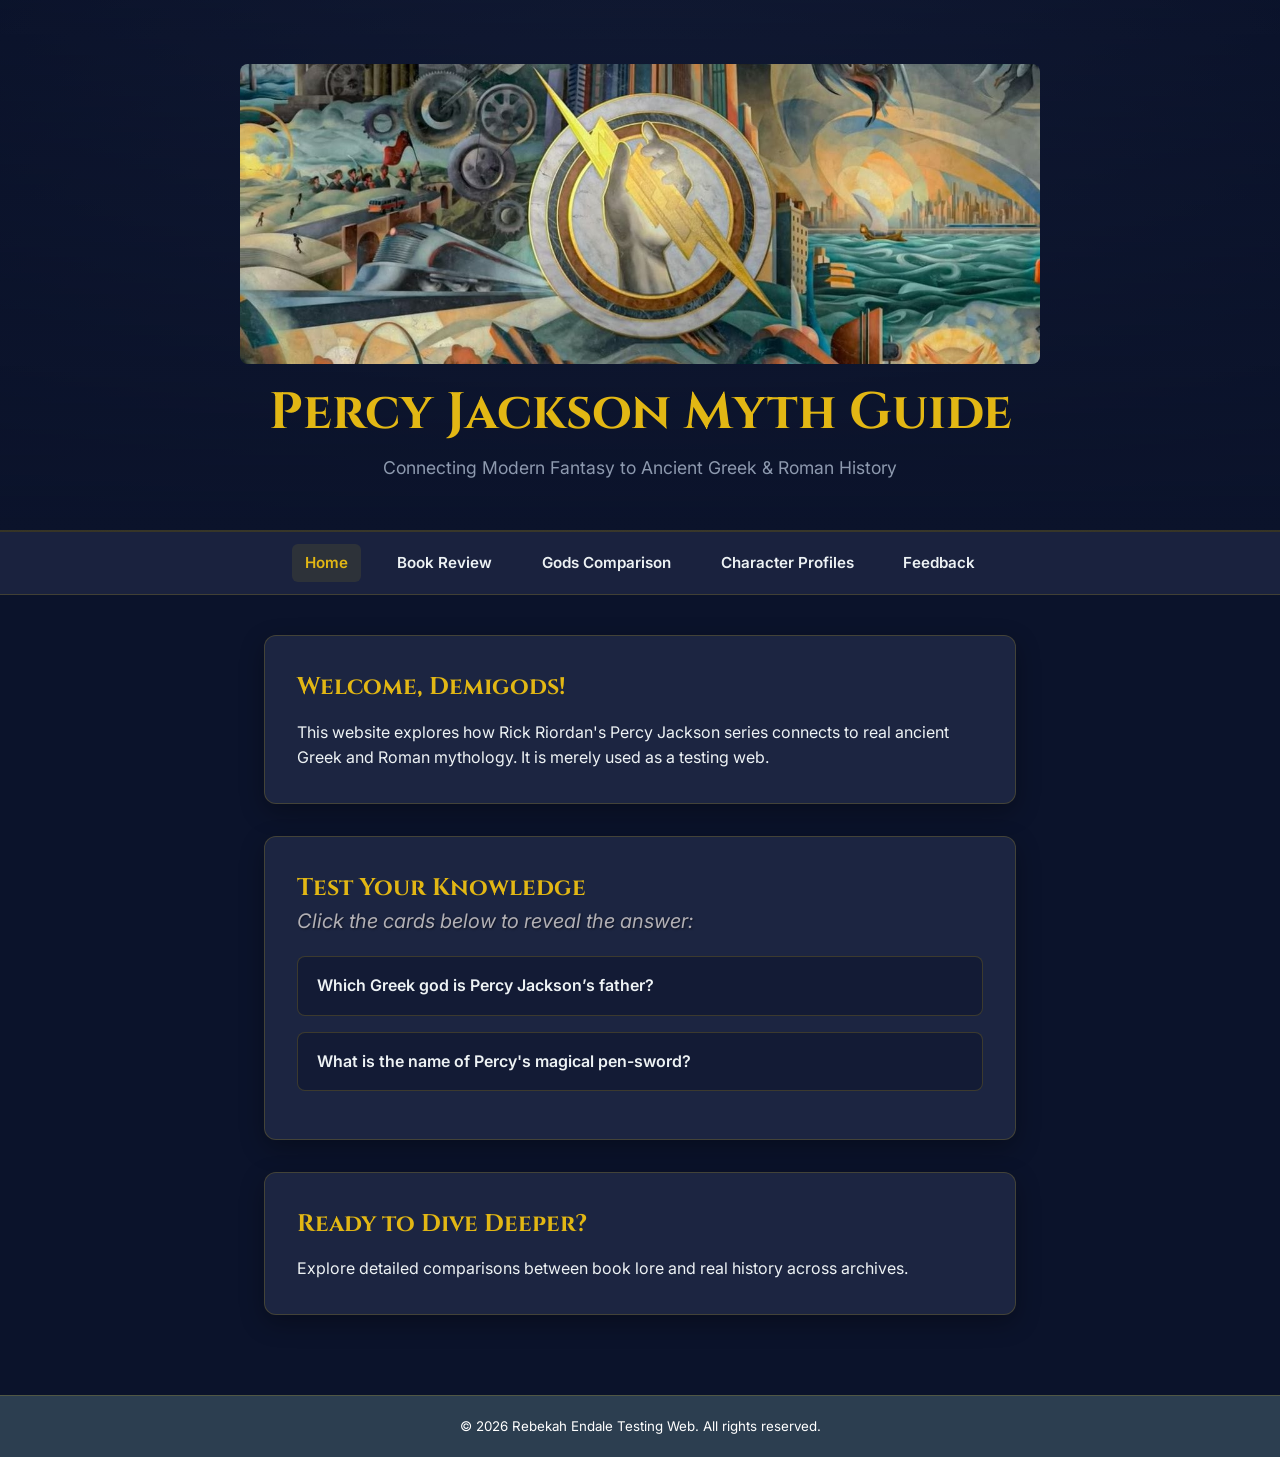
<file: index.html>
<!DOCTYPE html>
<html lang="en">

<head>
    <meta charset="UTF-8">
    <meta name="viewport" content="width=device-width, initial-scale=1.0">
    <meta name="description" content="Explore how Rick Riordan's Percy Jackson series connects to real ancient Greek and Roman mythology.">
<meta name="keywords" content="Percy Jackson, Greek mythology, Camp Half-Blood, demigods, Rick Riordan, Roman mythology">
    <title>Percy Jackson Myth Guide</title>
    <link rel="preconnect" href="https://fonts.googleapis.com">
    <link rel="preconnect" href="https://fonts.gstatic.com" crossorigin>
    <link
        href="https://fonts.googleapis.com/css2?family=Cinzel:wght@600;700;900&family=Inter:wght@300;400;600&display=swap"
        rel="stylesheet">
    <link rel="stylesheet" href="style.css">
</head>

<body>

    <header class="hero-header">
        <div class="hero-content">

            <img src="Percy.jpg" alt="Percy Jackson" height="300" width="1000" class="hero-image">
            <h1>Percy Jackson Myth Guide</h1>
            <p>Connecting Modern Fantasy to Ancient Greek & Roman History</p>
        </div>
    </header>

    <nav class="nav">
        <div class="nav-container">
            <a href="./index.html" class="active">Home</a>
            <a href="./review.html">Book Review</a>
            <a href="./gods.html">Gods Comparison</a>
            <a href="./profile.html">Character Profiles</a>
            <a href="./cabin.html">Feedback</a>
        </div>
    </nav>

    <main class="container">
        <section class="card intro-card">
            <h2>Welcome, Demigods!</h2>
            <p>This website explores how Rick Riordan's Percy Jackson series connects to real ancient Greek and Roman
                mythology. It is merely used as a testing web.</p>
        </section>

        <section class="card quiz-section">
            <h2>Test Your Knowledge</h2>
            <p class="subtitle">Click the cards below to reveal the answer:</p>

            <details class="quiz-item">
                <summary>Which Greek god is Percy Jackson’s father?</summary>
                <div class="quiz-answer">
                    <p><strong>Poseidon</strong> — God of the Sea, storms, earthquakes, and horses.</p>
                </div>
            </details>

            <details class="quiz-item">
                <summary>What is the name of Percy's magical pen-sword?</summary>
                <div class="quiz-answer">
                    <p><strong>Anaklusmos (Riptide)</strong> — A celestial bronze sword that always returns to Percy's
                        pocket as a ballpoint pen.</p>
                </div>
            </details>
        </section>

        <section class="card cta-card">
            <h2>Ready to Dive Deeper?</h2>
            <p>Explore detailed comparisons between book lore and real history across archives.</p>
        </section>
    </main>

    <footer>
        <p>&copy; 2026 Rebekah Endale Testing Web. All rights reserved.</p>
    </footer>

</body>

</html>
</file>
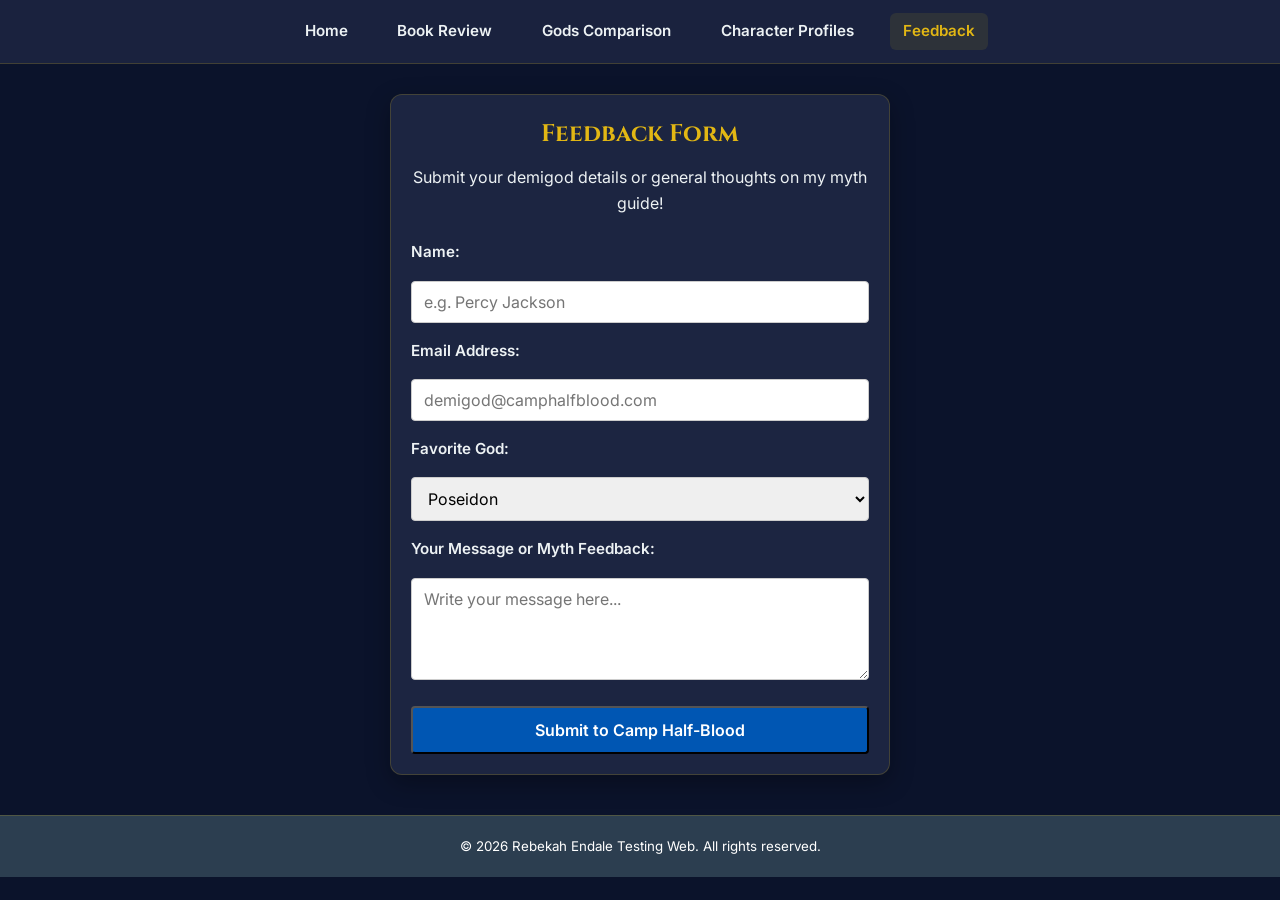
<file: cabin.html>
<!DOCTYPE html>
<html lang="en">

<head>
    <meta charset="UTF-8">
    <meta name="viewport" content="width=device-width, initial-scale=1.0">
    <meta name="description" content="Leave your feedback on the Percy Jackson Myth Guide.">
<meta name="keywords" content=" Percy Jackson feedback">
    <title>Claim Your Cabin - Percy Jackson Myth Guide</title>

    <link rel="preconnect" href="https://fonts.googleapis.com">
    <link rel="preconnect" href="https://fonts.gstatic.com" crossorigin>
    <link rel="stylesheet"
        href="https://fonts.googleapis.com/css2?family=Cinzel:wght@600;700;900&family=Inter&display=swap">
    <link rel="stylesheet" href="style.css">


</head>

<body>

    <nav class="nav">
        <div class="nav-container">
            <a href="./index.html">Home</a>
            <a href="./review.html">Book Review</a>
            <a href="./gods.html">Gods Comparison</a>
            <a href="./profile.html">Character Profiles</a>
            <a href="./cabin.html" class="active">Feedback</a>
        </div>
    </nav>
    <main>
        <section class="form-container">
            <h2>Feedback Form</h2>
            <p>Submit your demigod details or general thoughts on my myth guide!</p>
            <form action="">
                <label for="name">Name:</label>
                <input type="text" id="name" name="name" placeholder="e.g. Percy Jackson" required>
                <label for="email">Email Address:</label>
                <input type="email" id="email" name="email" placeholder="demigod@camphalfblood.com" required>

                <label for="godly-parent">Favorite God:</label>
                <select id="godly-parent" name="godly_parent">
                    <option value="poseidon">Poseidon</option>
                    <option value="athena">Athena</option>
                    <option value="zeus">Zeus</option>
                    <option value="hades">Hades</option>
                    <option value="other">Other / Undetermined</option>
                </select>

                <label for="message">Your Message or Myth Feedback:</label>
                <textarea id="message" name="message" rows="4" placeholder="Write your message here..."
                    required></textarea>

                <button type="submit" class="submit-btn">Submit to Camp Half-Blood</button>
            </form>
        </section>
    </main>

    <footer>
        <p>© 2026 Rebekah Endale Testing Web. All rights reserved.</p>
    </footer>

</body>

</html>
</file>
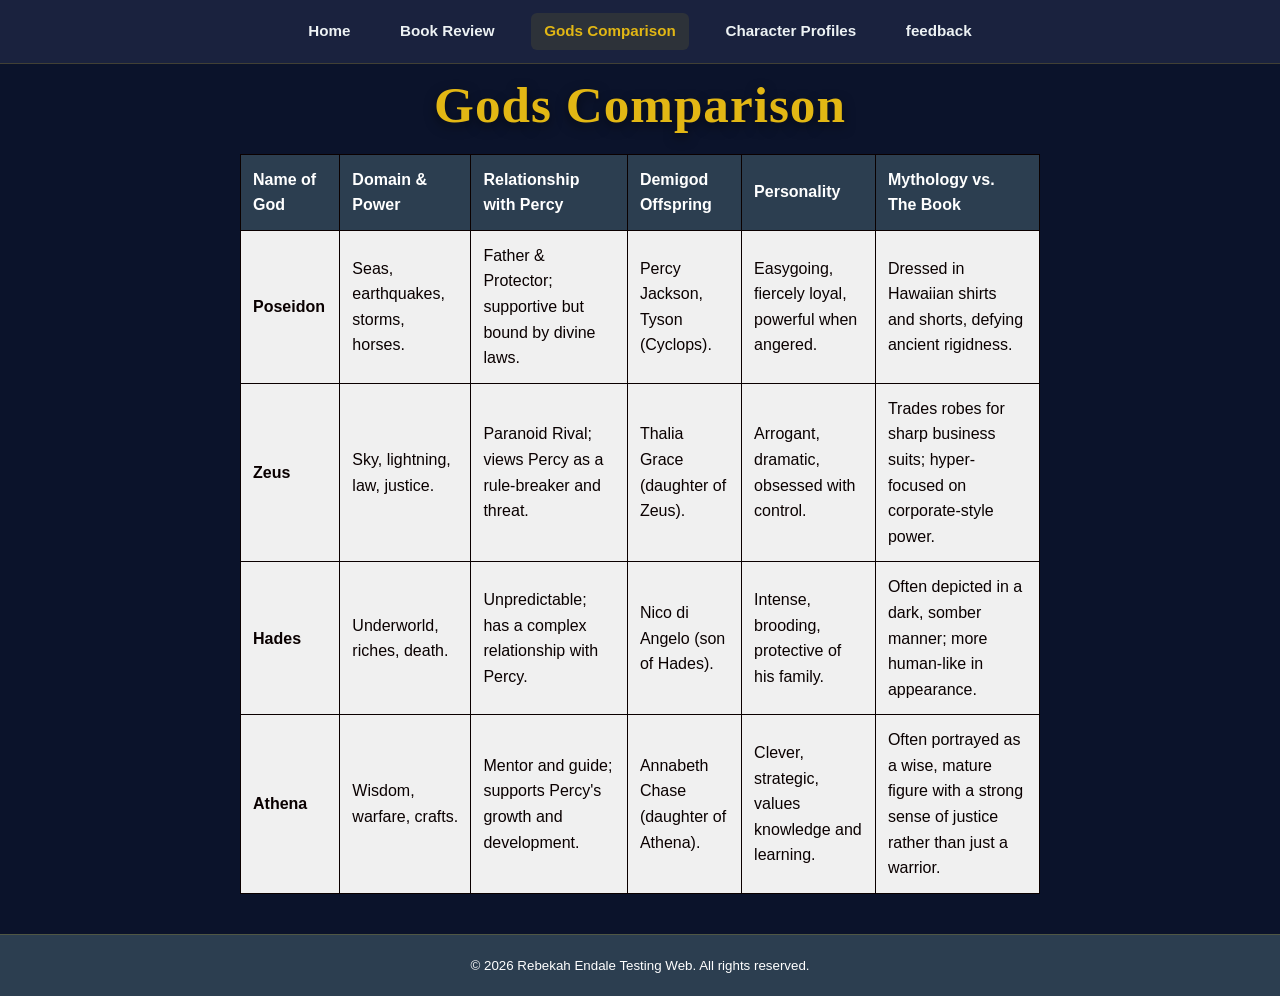
<file: gods.html>
<!DOCTYPE html>
<html lang="en">

<head>
    <meta charset="UTF-8">
    <meta name="viewport" content="width=device-width, initial-scale=1.0">
    <meta name="description" content="Compare Greek Gods side-by-side to discover the real ancient history behind Percy Jackson lore.">
<meta name="keywords" content="Greek gods , Poseidon, Zeus, Athena, Hades, ancient mythology comparison">
    <title>Gods Comparison - Percy Jackson Myth Guide</title>
    <link rel="stylesheet" href="./style.css">
</head>

<body>

    <nav class="nav">
        <div class="nav-container">
            <a href="./index.html">Home</a>
            <a href="./review.html">Book Review</a>
            <a href="./gods.html" class="active">Gods Comparison</a>
            <a href="./profile.html">Character Profiles</a>
            <a href="./cabin.html">feedback</a>
        </div>
    </nav>

    <header class="page-header">
        <h1 class="center-text">Gods Comparison</h1>
    </header>

    <main>
        <div class="table-container">
            <table class="gods-table">
                <thead>
                    <tr>
                        <th>Name of God</th>
                        <th>Domain & Power</th>
                        <th>Relationship with Percy</th>
                        <th>Demigod Offspring</th>
                        <th>Personality</th>
                        <th>Mythology vs. The Book</th>
                    </tr>
                </thead>
                <tbody>
                    <tr>
                        <td><strong>Poseidon</strong></td>
                        <td>Seas, earthquakes, storms, horses.</td>
                        <td>Father & Protector; supportive but bound by divine laws.</td>
                        <td>Percy Jackson, Tyson (Cyclops).</td>
                        <td>Easygoing, fiercely loyal, powerful when angered.</td>
                        <td>Dressed in Hawaiian shirts and shorts, defying ancient rigidness.</td>
                    </tr>
                    <tr>
                        <td><strong>Zeus</strong></td>
                        <td>Sky, lightning, law, justice.</td>
                        <td>Paranoid Rival; views Percy as a rule-breaker and threat.</td>
                        <td>Thalia Grace (daughter of Zeus).</td>
                        <td>Arrogant, dramatic, obsessed with control.</td>
                        <td>Trades robes for sharp business suits; hyper-focused on corporate-style power.</td>
                    </tr>
                    <tr>
                        <td><strong>Hades</strong></td>
                        <td>Underworld, riches, death.</td>
                        <td>Unpredictable; has a complex relationship with Percy.</td>
                        <td>Nico di Angelo (son of Hades).</td>
                        <td>Intense, brooding, protective of his family.</td>
                        <td>Often depicted in a dark, somber manner; more human-like in appearance.</td>
                    </tr>
                    <tr>
                        <td><strong>Athena</strong></td>
                        <td>Wisdom, warfare, crafts.</td>
                        <td>Mentor and guide; supports Percy's growth and development.</td>
                        <td>Annabeth Chase (daughter of Athena).</td>
                        <td>Clever, strategic, values knowledge and learning.</td>
                        <td>Often portrayed as a wise, mature figure with a strong sense of justice rather than just a
                            warrior.</td>
                    </tr>
                </tbody>
            </table>
        </div>
    </main>
    <footer>
        <p>&copy; 2026 Rebekah Endale Testing Web. All rights reserved.</p>
    </footer>


</body>

</html>
</file>
<file: style.css>
:root {
           --bg-main: #0b132b;
           --bg-card: #1c2541;
           --text-primary: #edf2f4;
           --text-secondary: #8d99ae;
           --accent-gold: #e2b714;
           --accent-gold-hover: #fcd34d;
           --accent-blue: #3a86ff;
           --border-color: rgba(226, 183, 20, 0.2);
           --font-heading: 'Cinzel', serif;
           --font-body: 'Inter', sans-serif;
           --radius: 12px;
       }

       * {
           box-sizing: border-box;
           margin: 0;
           padding: 0;
       }

       body {
           background-color: var(--bg-main);
           color: var(--text-primary);
           font-family: var(--font-body);
           line-height: 1.6;
           min-height: 100vh;
           display: flex;
           flex-direction: column;
       }

       .hero-header {
           background: linear-gradient(180deg, rgba(11, 19, 43, 0.6) 0%, var(--bg-main) 100%),
               radial-gradient(circle at center, #1c2541 0%, #0b132b 100%);
           padding: 4rem 1.5rem 3rem;
           text-align: center;
           border-bottom: 2px solid var(--border-color);
       }

       .hero-content {
           max-width: 800px;
           margin: 0 auto;
       }

       .hero-header h1 {
           font-family: var(--font-heading);
           font-size: clamp(2rem, 5vw, 3.2rem);
           color: var(--accent-gold);
       }

       .badge {
           display: inline-block;
           background: rgba(226, 183, 20, 0.15);
           color: var(--accent-gold);
           border: 1px solid var(--accent-gold);
           padding: 0.3rem 0.8rem;
           border-radius: 50px;
           font-size: 0.8rem;
           letter-spacing: 2px;
           text-transform: uppercase;
           font-weight: 600;
           margin-bottom: 1rem;
       }

       .hero h1 {
           font-family: var(--font-heading);
           font-size: clamp(2rem, 5vw, 3.2rem);
           color: var(--accent-gold);
           letter-spacing: 1px;
           margin-bottom: 0.5rem;
           text-shadow: 0 4px 12px rgba(0, 0, 0, 0.5);
       }

       .hero-header p {
           color: var(--text-secondary);
           font-size: 1.1rem;
       }

       .nav {
           background-color: rgba(28, 37, 65, 0.9);
           backdrop-filter: blur(10px);
           position: sticky;
           top: 0;
           z-index: 100;
           border-bottom: 1px solid var(--border-color);
       }

       .nav-container {
           max-width: 1000px;
           margin: 0 auto;
           display: flex;
           justify-content: center;
           gap: 1.5rem;
           padding: 0.8rem 1rem;
       }

       .nav a {
           color: var(--text-primary);
           text-decoration: none;
           font-weight: 600;
           font-size: 0.95rem;
           padding: 0.4rem 0.8rem;
           border-radius: 6px;
           transition: all 0.2s ease;
       }

       .nav a:hover,
       .nav a.active {
           color: var(--accent-gold);
           background: rgba(226, 183, 20, 0.1);
       }

       .container {
           max-width: 800px;
           margin: 2.5rem auto;
           padding: 0 1.5rem;
           flex: 1;
           display: flex;
           flex-direction: column;
           gap: 2rem;
       }

       .card {
           background-color: var(--bg-card);
           border: 1px solid var(--border-color);
           border-radius: var(--radius);
           padding: 2rem;
           box-shadow: 0 8px 24px rgba(0, 0, 0, 0.3);
       }

       .card h2 {
           font-family: var(--font-heading);
           color: var(--accent-gold);
           margin-bottom: 0.8rem;
       }

       .subtitle {
           color: var(--text-secondary);
           margin-bottom: 1.2rem;
           font-size: 0.95rem;
       }

       .hero-image,
       .hero-banner-image {
           width: 100%;
           max-height: 300px;
           object-fit: cover;
           object-position: center;
           border-radius: 8px;
       }

       .quiz-item {
           background: rgba(11, 19, 43, 0.5);
           border: 1px solid var(--border-color);
           border-radius: 8px;
           margin-bottom: 1rem;
           overflow: hidden;
           transition: border-color 0.2s ease;
       }

       .quiz-item:hover {
           border-color: var(--accent-gold);
       }

       .quiz-item summary {
           padding: 1rem 1.2rem;
           font-weight: 600;
           cursor: pointer;
           list-style: none;
           display: flex;
           justify-content: space-between;
           align-items: center;
       }

       .quiz-answer {
           padding: 1rem 1.2rem;
           border-top: 1px solid rgba(255, 255, 255, 0.05);
           background: rgba(0, 0, 0, 0.2);
           color: var(--text-secondary);
       }

       footer {
           text-align: center;
           padding: 2rem 1.5rem;
           color: var(--text-secondary);
           font-size: 0.85rem;
           border-top: 1px solid var(--border-color);
           margin-top: auto;
       }

       #float-container {
           float: left;
           width: 250px;
           height: 300px;
           margin-right: 15px;
       }

       .grid-container {
           display: grid;
           grid-template-columns: repeat(6, 1fr);
           gap: 10px;
           grid: nowrap
       }

       .grid-item {
           background-color: #f0f0f0;
           padding: 20px;
           text-align: center;
           border: 1px solid #0a0000;
           color: #0a0000
       }

       .book-review {
           font-family: var(--font-heading);
           font-size: clamp(2rem, 5vw, 3.2rem);
           color: var(--accent-gold);
           letter-spacing: 1px;
           margin-bottom: 0.5rem;
           text-shadow: 0 4px 12px rgba(0, 0, 0, 0.5);
           text-align: center;
       }

       .center-text {
           text-align: center;
           font-family: var(--font-heading);
           font-size: clamp(2rem, 5vw, 3.2rem);
           color: var(--accent-gold);
           letter-spacing: 1px;
           margin-bottom: 0.5rem;
           text-shadow: 0 4px 12px rgba(0, 0, 0, 0.5);
       }

       .subtitle2 {
           color: var(--text-secondary);
           font-size: 1.1rem;
           text-align: center;
       }

       .subtitle {
           font-size: 20px;
           color: rgb(177, 175, 180);
           font-style: italic;
           text-shadow: 1px 1px 2px rgba(0, 0, 0, 0.5);
           margin-top: -15px
       }

       .review-card {
           border: 1px solid #334155;
           gap: 30px;
           display: flex;
           align-items: flex-start;
           gap: 30px;
           margin-top: 20px;
           background-color: var(--bg-card);
           border: 1px solid var(--border-color);
           border-radius: var(--radius);
           padding: 2rem;
           box-shadow: 0 8px 24px rgba(0, 0, 0, 0.3);
           max-width: 800px;
           margin: 0 auto;
           margin-bottom: 20px;

       }

       .review-details {
           flex: 1;
           border: 1px solid #334155;
           gap: 30px;
           display: flex;
           align-items: flex-start;
           margin-top: 20px;
           background-color: var(--bg-card);
           border: 1px solid var(--border-color);
           border-radius: var(--radius);
           padding: 2rem;
           box-shadow: 0 8px 24px rgba(0, 0, 0, 0.3);
           max-width: 800px;
           margin: 0 auto;
           margin-bottom: 20px;
       }

       .review-details h3 {
           color: #ffd700;
           margin-top: 10px;
           margin-bottom: 5px;
           text-align: center;
       }

       .review-details p {
           color: #ffffff;
           line-height: 1.5;
       }

       .badge {
           color: #ffd700;
           font-weight: bold;
       }

       .profile-card {
           border: 1px solid #334155;
           border-radius: 12px;
           padding: 25px;
           display: flex;
           gap: 30px;
           box-shadow: 0 10px 25px rgba(0, 0, 0, 0.3);
           align-items: flex-start;
           margin-top: 20px;
           flex-direction: row;
           background-color: var(--bg-card);
           max-width: 800px;
           margin: 0 auto;
           margin-bottom: 20px;
       }
       .profile-content:hover {
              transform: translateY(-5px);
              transition: transform 0.3s ease;
              box-shadow: inset 0 0 10px rgba(1, 26, 76, 0.2)   ;

       }

       .top {
           text-align: center;
           font-family: var(--font-heading);
           font-size: clamp(2rem, 5vw, 3.2rem);
           color: var(--accent-gold);
           letter-spacing: 1px;
           margin-bottom: 0.5rem;
           text-shadow: 0 4px 12px rgba(0, 0, 0, 0.5);
       }

       .profile-content {
           display: flex;
           align-items: flex-start;
           flex-wrap: nowrap;
           gap: 20px;
       }

       .table-container {
           overflow-x: auto;
           margin-top: 20px;
           max-width: 800px;
           margin: 0 auto;
       }

       .gods-table {
           width: 100%;
           border-collapse: collapse;
           background-color: #f0f0f0;
           color: #0a0000;
       }

       .gods-table th,
       .gods-table td {
           border: 1px solid #0a0000;
           padding: 12px;
           text-align: left;
       }

       .gods-table th {
           background-color: #2c3e50;
           color: #ffffff;
       }

       footer {
           text-align: center;
           padding: 20px;
           background-color: #2c3e50;
           color: #ffffff;
           margin-top: 40px;
           font-size: smaller;
       }

       .form-container {
           max-width: 500px;
           margin: 0 auto;
           padding: 20px;
           background-color: var(--bg-card);
           border: 1px solid var(--border-color);
           border-radius: var(--radius);
           box-shadow: 0 8px 24px rgba(0, 0, 0, 0.3);
           margin-top: 30px;
       }

       .form-container h2 {
           font-family: var(--font-heading);
           color: var(--accent-gold);
           margin-top: 0;
           margin-bottom: 12px;
           text-align: center;
       }

       .form-container p {
           text-align: center;
           margin-bottom: 24px;

       }

       form {
           display: flex;
           flex-direction: column;
           gap: 16px;
       }

       label {
           font-family: 'Inter', sans-serif;
           font-weight: 600;
           font-size: 0.95rem;
       }

       input[type="text"],
       input[type="email"],
       select,
       textarea {
           width: 100%;
           padding: 10px 12px;
           border: 1px solid #ccc;
           border-radius: 4px;
           font-family: 'Inter', sans-serif;
           font-size: 1rem;
           box-sizing: border-box;
       }

       input:focus,
       select:focus,
       textarea:focus {
           outline: none;
           border-color: #0056b3;
           box-shadow: 0 0 4px rgba(0, 86, 179, 0.4);
       }

       .submit-btn {
           display: block;
           text-align: center;
           margin-top: 10px;
           padding: 12px 20px;
           background-color: #0056b3;
           color: #ffffff;
           font-family: 'Inter', sans-serif;
           font-weight: 600;
           font-size: 1rem;
           border-radius: 4px;
           cursor: pointer;
           user-select: none;
           transition: background-color 0.2s ease;
       }

       .submit-btn:hover {
           background-color: #003d80;
       }



       @media (max-width: 600px) {

           .profile-card,
           .review-card {
               flex-direction: column;
               align-items: center;
               text-align: center;
           }

           .profile-img,
           .review-img {
               width: 180px;
           }

           .nav {
               gap: 10px;
           }
       }

       @media (min-width: 1400px) {
           main {
               max-width: 1200px;
           }

           body {
               font-size: 1.1rem;
           }
       }
</file>
